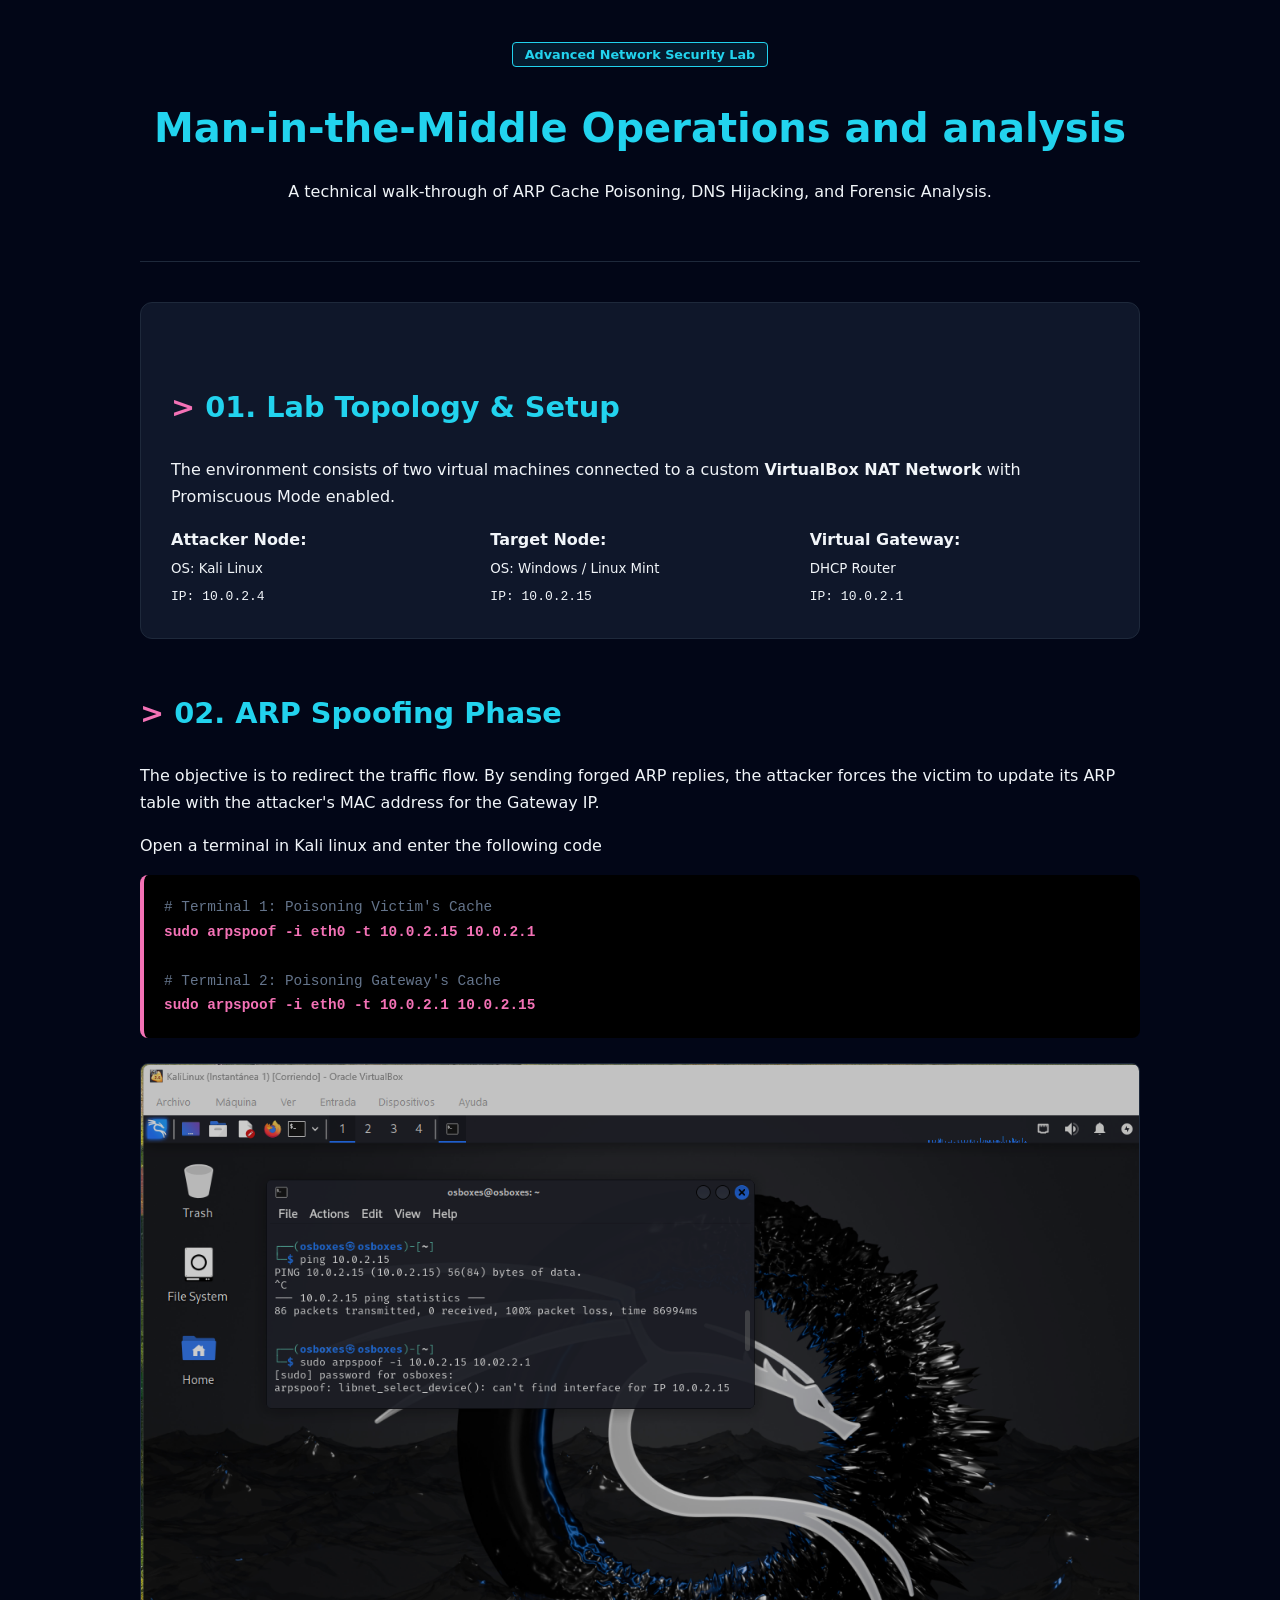
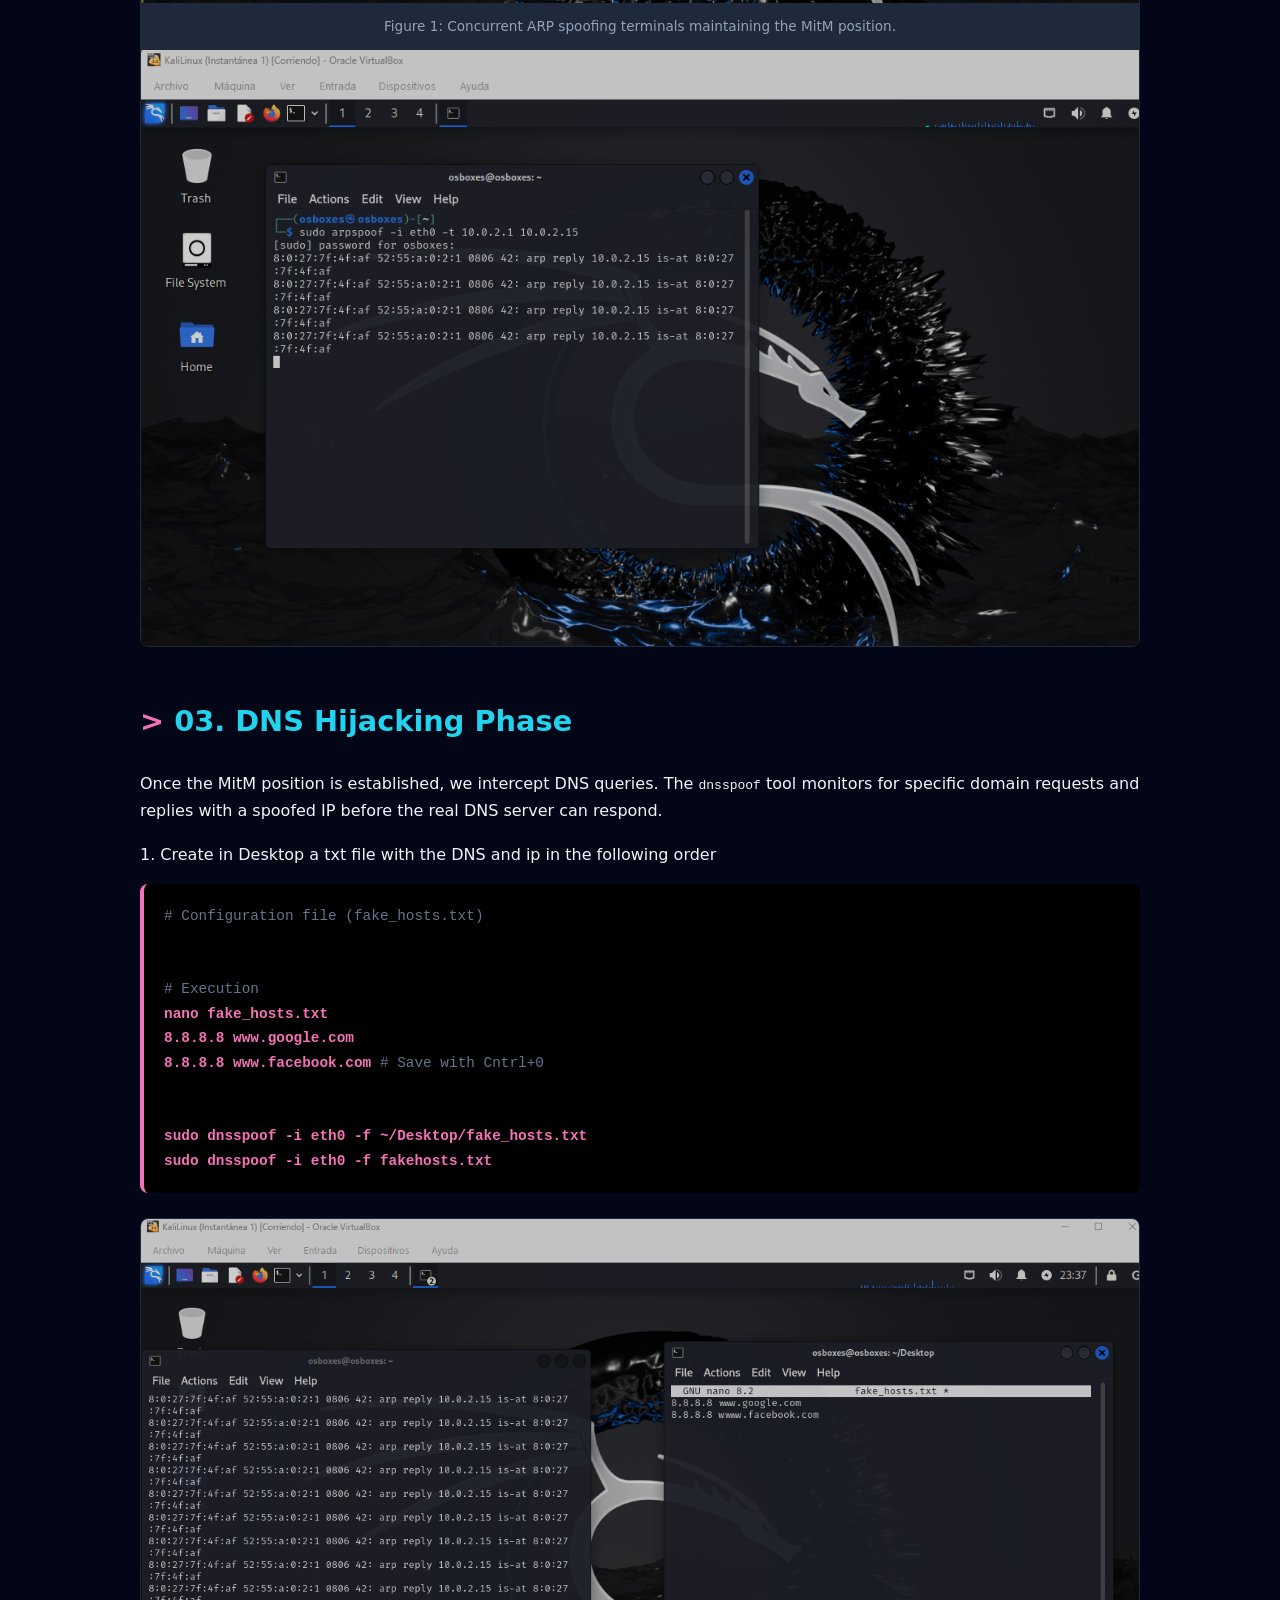
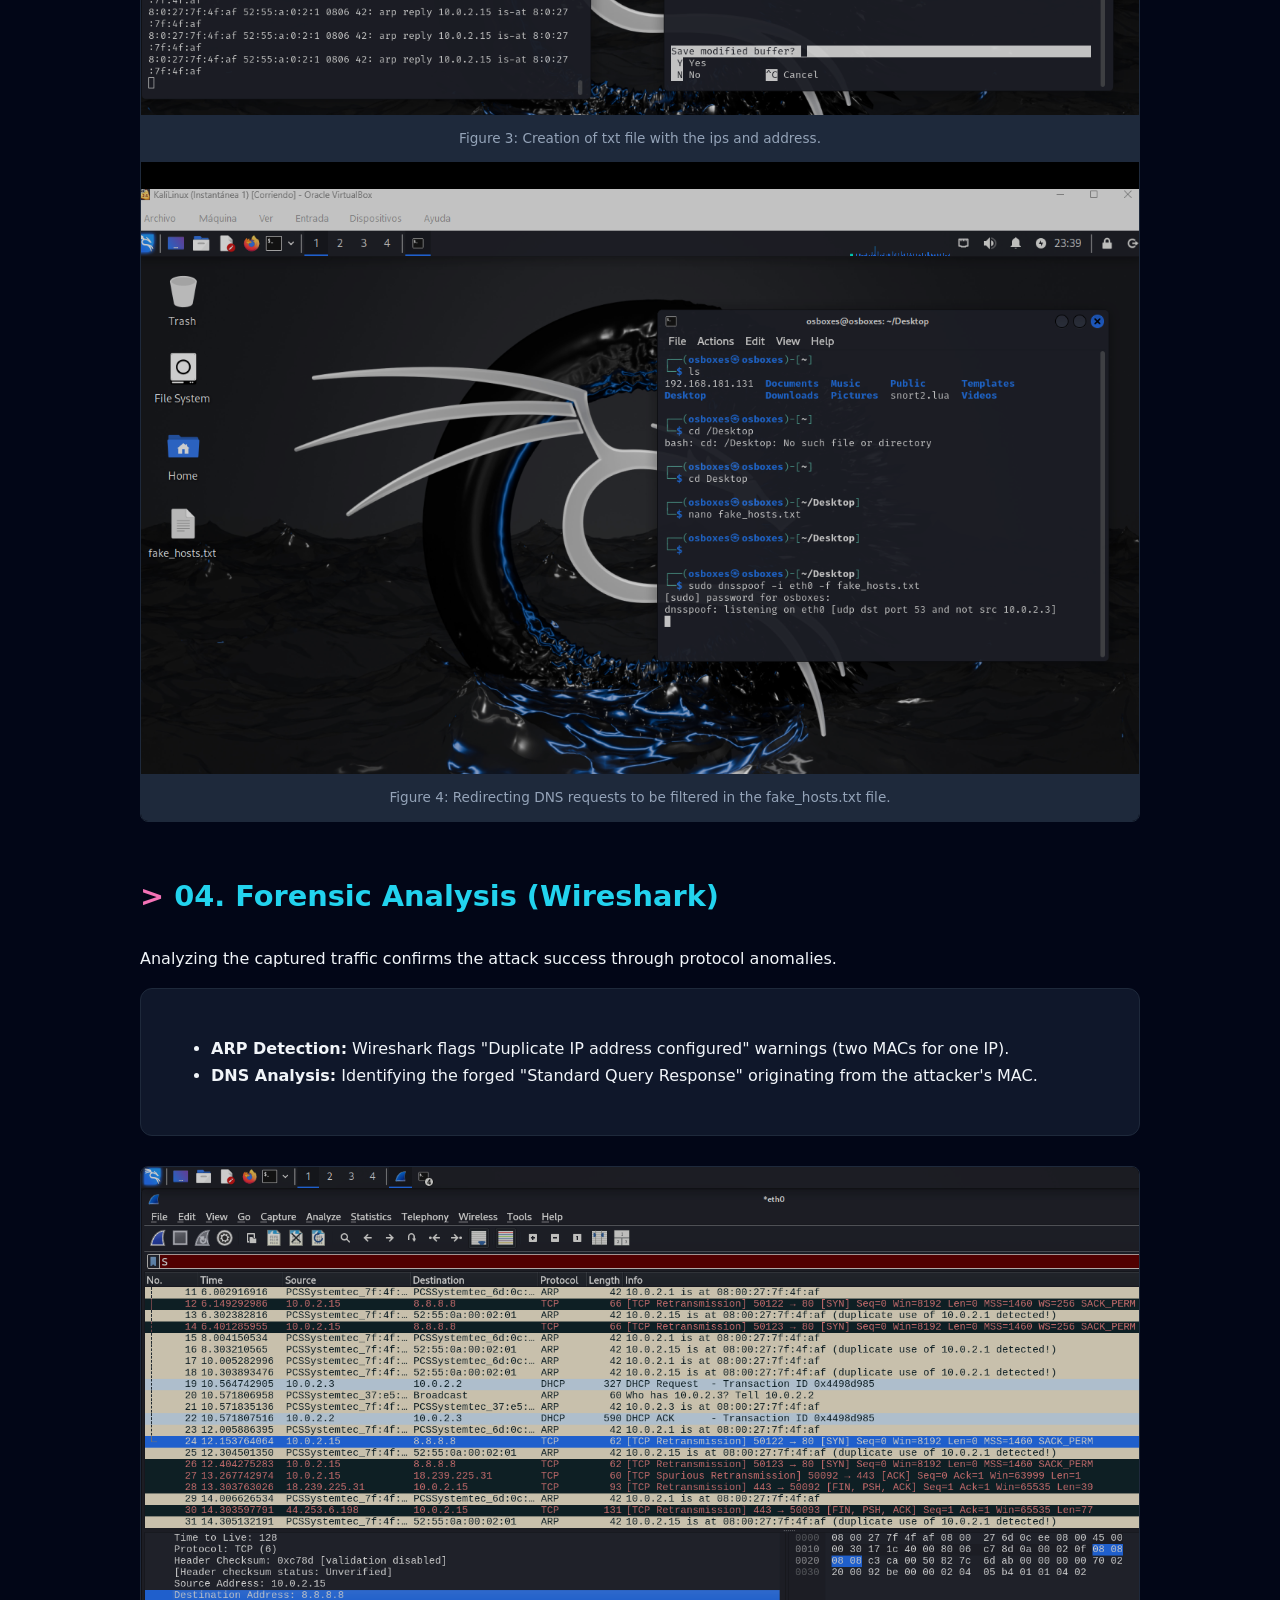
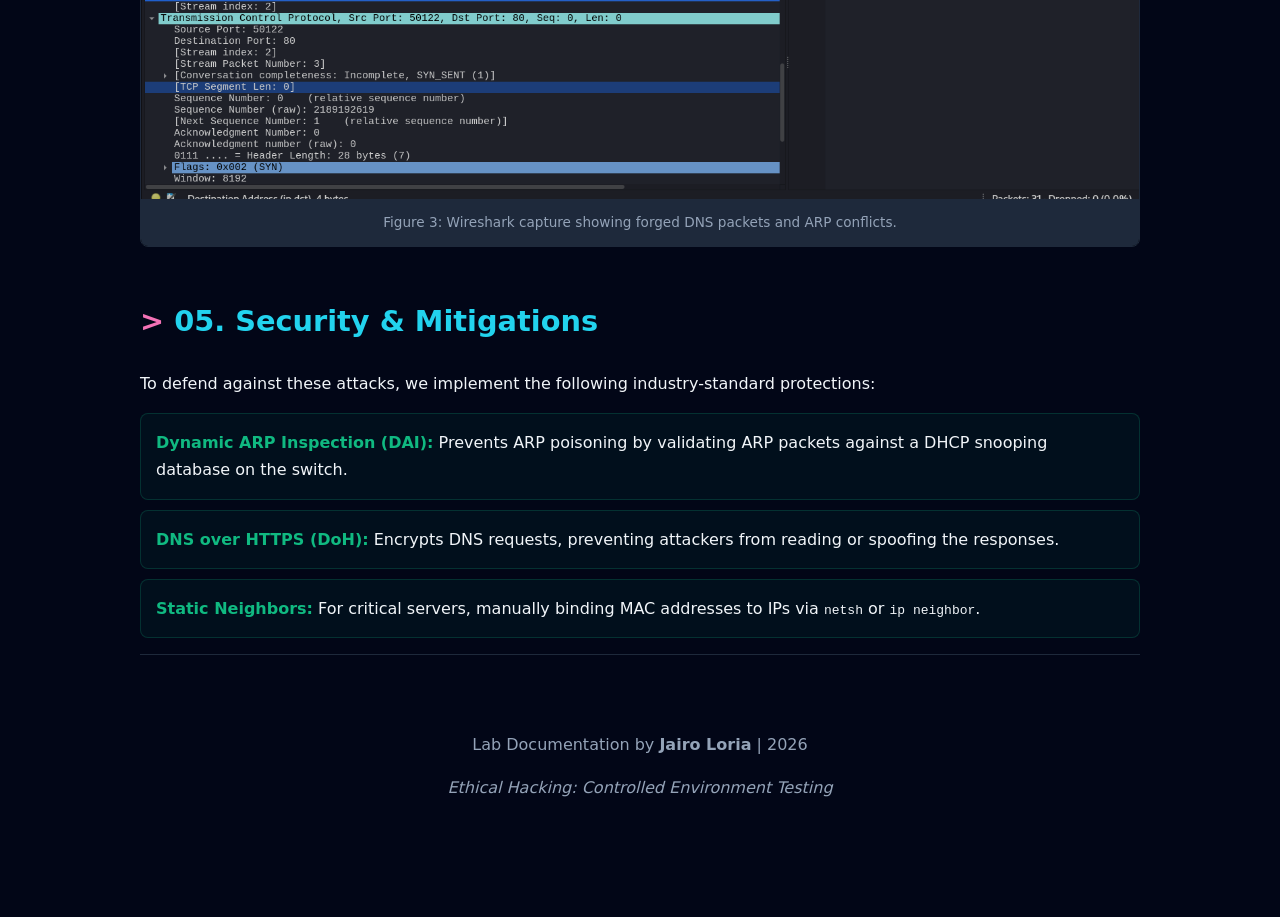
<file: blog/dnsspoof.html>
<!DOCTYPE html>
<html lang="en">
<head>
    <meta charset="UTF-8">
    <meta name="viewport" content="width=device-width, initial-scale=1.0">
    <title>Full MitM Laboratory | Jairo Loria Portfolio</title>
    <style>
        :root {
            --bg-color: #020617;
            --card-bg: #0f172a;
            --border-color: #1e293b;
            --accent-cyan: #22d3ee;
            --accent-pink: #f472b6;
            --text-main: #f1f5f9;
            --text-dim: #94a3b8;
            --success: #10b981;
        }

        body {
            font-family: 'Inter', system-ui, -apple-system, sans-serif;
            background-color: var(--bg-color);
            color: var(--text-main);
            line-height: 1.7;
            margin: 0;
            padding: 0;
        }

        .container {
            max-width: 1000px;
            margin: 0 auto;
            padding: 40px 20px;
        }

        header {
            border-bottom: 1px solid var(--border-color);
            padding-bottom: 40px;
            margin-bottom: 40px;
            text-align: center;
        }

        h1 { font-size: 2.5rem; color: var(--accent-cyan); margin-bottom: 10px; }
        h2 { font-size: 1.8rem; color: var(--accent-cyan); margin-top: 50px; display: flex; align-items: center; }
        h2::before { content: "> "; color: var(--accent-pink); margin-right: 10px; }

        .lab-badge {
            background: rgba(34, 211, 238, 0.1);
            color: var(--accent-cyan);
            padding: 4px 12px;
            border-radius: 4px;
            font-size: 0.8rem;
            font-weight: bold;
            border: 1px solid var(--accent-cyan);
        }

        .card {
            background: var(--card-bg);
            border: 1px solid var(--border-color);
            border-radius: 12px;
            padding: 30px;
            margin-bottom: 30px;
        }

        pre {
            background: #000;
            padding: 20px;
            border-radius: 8px;
            overflow-x: auto;
            border-left: 4px solid var(--accent-pink);
            font-family: 'Fira Code', monospace;
            font-size: 0.9rem;
        }

        .cmd { color: var(--accent-pink); font-weight: bold; }
        .comment { color: #64748b; }

        .screenshot-container {
            margin: 25px 0;
            background: #000;
            border: 1px solid var(--border-color);
            border-radius: 8px;
            overflow: hidden;
        }

        .screenshot-container img {
            width: 100%;
            display: block;
            opacity: 0.8;
            transition: opacity 0.3s;
        }

        .screenshot-container img:hover { opacity: 1; }

        .caption {
            padding: 12px;
            background: var(--border-color);
            color: var(--text-dim);
            font-size: 0.85rem;
            text-align: center;
        }

        .grid-3 {
            display: grid;
            grid-template-columns: repeat(auto-fit, minmax(280px, 1fr));
            gap: 20px;
        }

        .mitigation-list {
            list-style: none;
            padding: 0;
        }

        .mitigation-list li {
            padding: 15px;
            background: rgba(16, 185, 129, 0.05);
            border: 1px solid rgba(16, 185, 129, 0.2);
            margin-bottom: 10px;
            border-radius: 8px;
        }

        .mitigation-list strong { color: var(--success); }

        footer {
            text-align: center;
            padding: 60px 0;
            color: var(--text-dim);
            border-top: 1px solid var(--border-color);
        }
    </style>
</head>
<body>

<div class="container">
    <header>
        <span class="lab-badge">Advanced Network Security Lab</span>
        <h1>Man-in-the-Middle Operations and analysis</h1>
        <p>A technical walk-through of ARP Cache Poisoning, DNS Hijacking, and Forensic Analysis.</p>
    </header>

    <div class="card">
        <h2>01. Lab Topology & Setup</h2>
        <p>The environment consists of two virtual machines connected to a custom <strong>VirtualBox NAT Network</strong> with Promiscuous Mode enabled.</p>
        <div class="grid-3">
            <div>
                <strong>Attacker Node:</strong><br>
                <small>OS: Kali Linux</small><br>
                <code>IP: 10.0.2.4</code>
            </div>
            <div>
                <strong>Target Node:</strong><br>
                <small>OS: Windows / Linux Mint</small><br>
                <code>IP: 10.0.2.15</code>
            </div>
            <div>
                <strong>Virtual Gateway:</strong><br>
                <small>DHCP Router</small><br>
                <code>IP: 10.0.2.1</code>
            </div>
        </div>
    </div>

    <section>
        <h2>02. ARP Spoofing Phase</h2>
        <p>The objective is to redirect the traffic flow. By sending forged ARP replies, the attacker forces the victim to update its ARP table with the attacker's MAC address for the Gateway IP.</p>
        <p>Open a terminal in Kali linux and enter the following code</p>
        <pre><code><span class="comment"># Terminal 1: Poisoning Victim's Cache</span>
<span class="cmd">sudo arpspoof -i eth0 -t 10.0.2.15 10.0.2.1</span>

<span class="comment"># Terminal 2: Poisoning Gateway's Cache</span>
<span class="cmd">sudo arpspoof -i eth0 -t 10.0.2.1 10.0.2.15</span></code></pre>
        
        <div class="screenshot-container">
            <img src="./Files/img/lab2img1.png" alt="ARP Spoofing in action">
            <div class="caption">Figure 1: Concurrent ARP spoofing terminals maintaining the MitM position.</div>
        <img src="./Files/img/lab2img2.png" alt="ARP Spoofing in action">
        </div>
    </section>

    <section>
        <h2>03. DNS Hijacking Phase</h2>
        <p>Once the MitM position is established, we intercept DNS queries. The <code>dnsspoof</code> tool monitors for specific domain requests and replies with a spoofed IP before the real DNS server can respond.</p>
        <p> 1. Create in Desktop a txt file with the DNS and ip in the following order</p>
        <pre><code><span class="comment"># Configuration file (fake_hosts.txt)</span>


<span class="comment"># Execution</span>
<span class="cmd">nano fake_hosts.txt</span></code>
<span class="cmd">8.8.8.8 www.google.com</span></code>
<span class="cmd">8.8.8.8 www.facebook.com</span></code> <span class="comment"># Save with Cntrl+0</span>
<br>
<span class="cmd">sudo dnsspoof -i eth0 -f ~/Desktop/fake_hosts.txt</span></code>
<span class="cmd">sudo dnsspoof -i eth0 -f fakehosts.txt</span></code></pre>

        <div class="screenshot-container">
            <img src="./Files/img/lab2img3.png" alt="DNS Redirection Evidence">
            <div class="caption">Figure 3: Creation of txt file with the ips and address.</div>
        <br>
            <img src="./Files/img/lab2img4.png" alt="DNS Redirection Evidence">
            <div class="caption">Figure 4: Redirecting DNS requests to be filtered in the fake_hosts.txt file.</div>
        </div>
    </section>

    <section>
        <h2>04. Forensic Analysis (Wireshark)</h2>
        <p>Analyzing the captured traffic confirms the attack success through protocol anomalies.</p>
        <div class="card">
            <ul>
                <li><strong>ARP Detection:</strong> Wireshark flags "Duplicate IP address configured" warnings (two MACs for one IP).</li>
                <li><strong>DNS Analysis:</strong> Identifying the forged "Standard Query Response" originating from the attacker's MAC.</li>
            </ul>
        </div>
        
        <div class="screenshot-container">
            <img src="./Files/img/lab2img5.png" alt="Wireshark Capture">
            <div class="caption">Figure 3: Wireshark capture showing forged DNS packets and ARP conflicts.</div>
        </div>
    </section>

    <section class="mitigation-section">
        <h2>05. Security & Mitigations</h2>
        <p>To defend against these attacks, we implement the following industry-standard protections:</p>
        <ul class="mitigation-list">
            <li><strong>Dynamic ARP Inspection (DAI):</strong> Prevents ARP poisoning by validating ARP packets against a DHCP snooping database on the switch.</li>
            <li><strong>DNS over HTTPS (DoH):</strong> Encrypts DNS requests, preventing attackers from reading or spoofing the responses.</li>
            <li><strong>Static Neighbors:</strong> For critical servers, manually binding MAC addresses to IPs via <code>netsh</code> or <code>ip neighbor</code>.</li>
        </ul>
    </section>

    <footer>
        <p>Lab Documentation by <strong>Jairo Loria</strong> | 2026</p>
        <p><em>Ethical Hacking: Controlled Environment Testing</em></p>
    </footer>
</div>

</body>
</html>
</file>
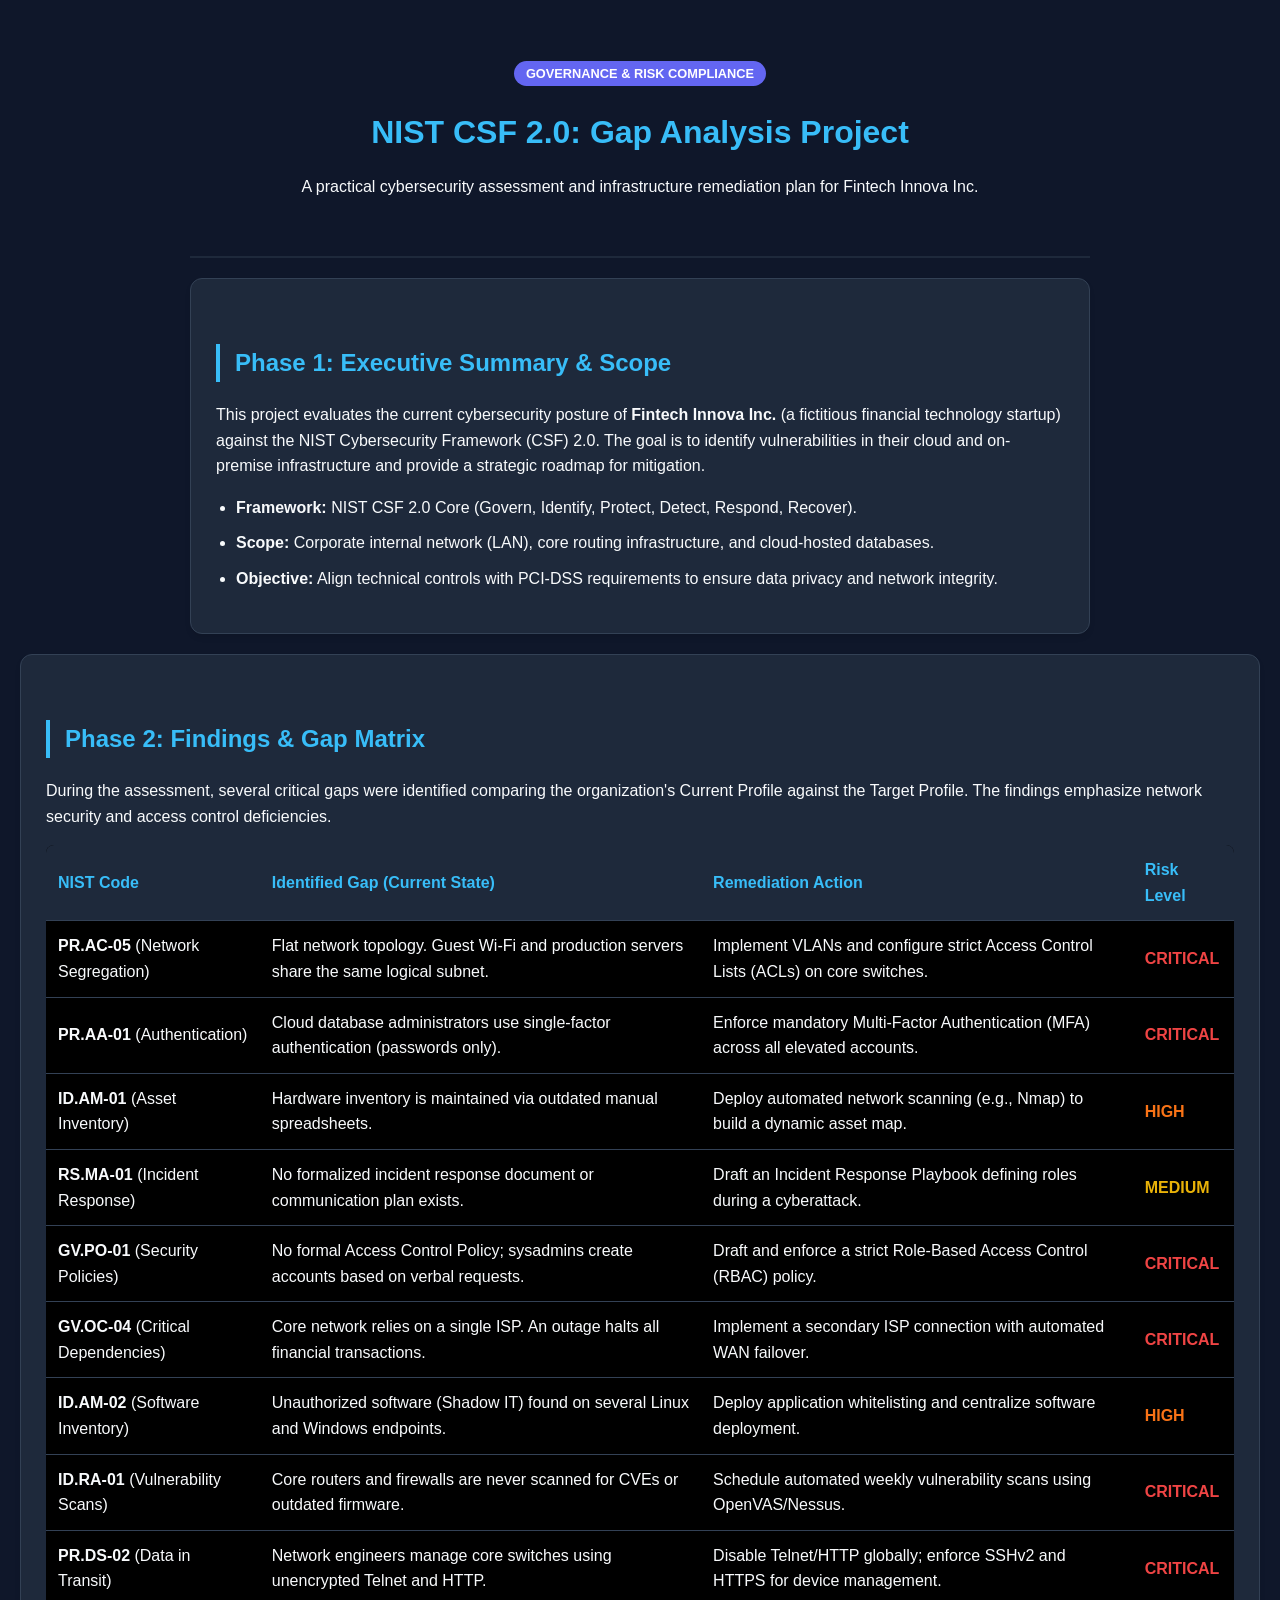
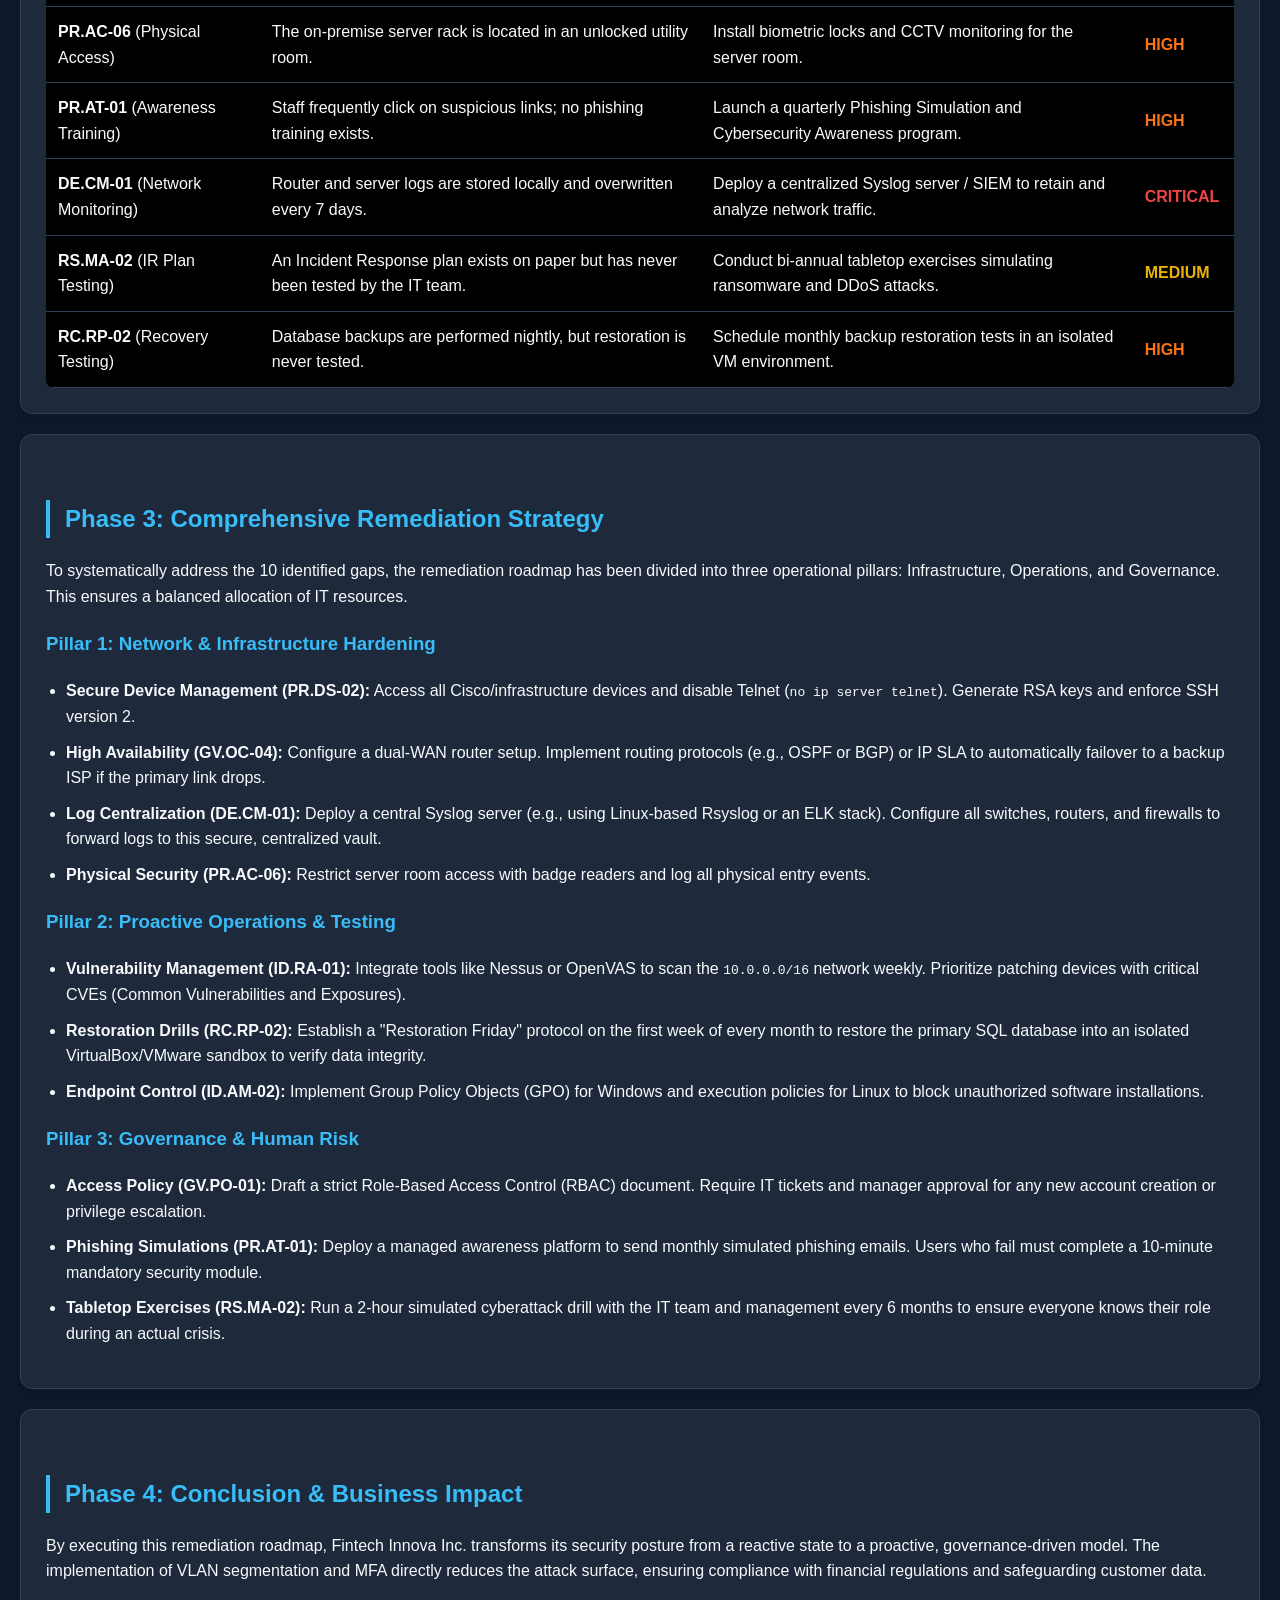
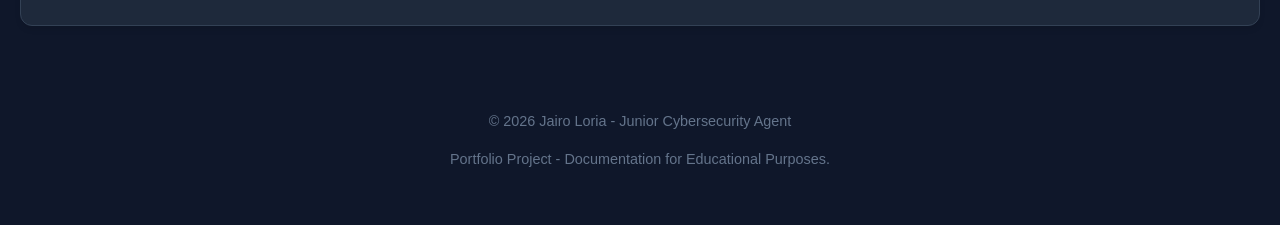
<file: blog/NIST.html>
<!DOCTYPE html>
<html lang="en">
<head>
    <meta charset="UTF-8">
    <meta name="viewport" content="width=device-width, initial-scale=1.0">
    <title>NIST CSF 2.0 Gap Analysis | Jairo Loria</title>
    <style>
        :root {
            --bg-color: #0f172a;
            --card-bg: #1e293b;
            --text-color: #f8fafc;
            --accent-color: #38bdf8;
            --code-bg: #000000;
            --success-color: #22c55e;
            --danger-color: #ef4444;
            --warning-color: #f97316;
            --caution-color: #eab308;
        }

        body {
            font-family: 'Segoe UI', Tahoma, Geneva, Verdana, sans-serif;
            background-color: var(--bg-color);
            color: var(--text-color);
            line-height: 1.6;
            margin: 0;
            padding: 20px;
        }

        .container {
            max-width: 900px;
            margin: 0 auto;
        }

        header {
            text-align: center;
            padding: 40px 0;
            border-bottom: 2px solid var(--card-bg);
        }

        h1 { color: var(--accent-color); margin-bottom: 10px; }
        h2 { color: var(--accent-color); border-left: 4px solid var(--accent-color); padding-left: 15px; margin-top: 40px; }

        .badge {
            background: #6366f1;
            color: white;
            padding: 5px 12px;
            border-radius: 20px;
            font-size: 0.8rem;
            font-weight: bold;
            text-transform: uppercase;
        }

        .step-card {
            background: var(--card-bg);
            padding: 25px;
            border-radius: 12px;
            margin: 20px 0;
            box-shadow: 0 4px 6px -1px rgba(0, 0, 0, 0.1);
            border: 1px solid #334155;
        }

        .instruction-list {
            padding-left: 20px;
        }

        .instruction-list li {
            margin-bottom: 10px;
        }

        .screenshot-placeholder {
            background: #000;
            width: 100%;
            height: 350px;
            display: flex;
            align-items: center;
            justify-content: center;
            border-radius: 8px;
            margin: 20px 0;
            border: 1px solid var(--accent-color);
            color: #64748b;
            font-style: italic;
            overflow: hidden;
        }

        .config-table {
            width: 100%;
            border-collapse: collapse;
            margin-top: 15px;
            background: var(--code-bg);
            border-radius: 8px;
            overflow: hidden;
        }

        .config-table th, .config-table td {
            padding: 12px;
            text-align: left;
            border-bottom: 1px solid #334155;
        }

        .config-table th {
            background: #1e293b;
            color: var(--accent-color);
        }

        .risk-high { color: var(--danger-color); font-weight: bold; }
        .risk-med { color: var(--warning-color); font-weight: bold; }
        .risk-low { color: var(--caution-color); font-weight: bold; }

        footer {
            text-align: center;
            margin-top: 50px;
            padding: 20px;
            font-size: 0.9rem;
            color: #64748b;
        }
    </style>
</head>
<body>

<div class="container">
    <header>
        <span class="badge">Governance & Risk Compliance</span>
        <h1>NIST CSF 2.0: Gap Analysis Project</h1>
        <p>A practical cybersecurity assessment and infrastructure remediation plan for Fintech Innova Inc.</p>
    </header>

    <section class="step-card">
        <h2>Phase 1: Executive Summary & Scope</h2>
        <p>This project evaluates the current cybersecurity posture of <strong>Fintech Innova Inc.</strong> (a fictitious financial technology startup) against the NIST Cybersecurity Framework (CSF) 2.0. The goal is to identify vulnerabilities in their cloud and on-premise infrastructure and provide a strategic roadmap for mitigation.</p>
        <ul class="instruction-list">
            <li><strong>Framework:</strong> NIST CSF 2.0 Core (Govern, Identify, Protect, Detect, Respond, Recover).</li>
            <li><strong>Scope:</strong> Corporate internal network (LAN), core routing infrastructure, and cloud-hosted databases.</li>
            <li><strong>Objective:</strong> Align technical controls with PCI-DSS requirements to ensure data privacy and network integrity.</li>
        </ul>
        
    </div>
    </section>

    <section class="step-card">
        <h2>Phase 2: Findings & Gap Matrix</h2>
        <p>During the assessment, several critical gaps were identified comparing the organization's Current Profile against the Target Profile. The findings emphasize network security and access control deficiencies.</p>
        
        <table class="config-table">
            <tr>
                <th>NIST Code</th>
                <th>Identified Gap (Current State)</th>
                <th>Remediation Action</th>
                <th>Risk Level</th>
            </tr>
            <tr>
                <td><strong>PR.AC-05</strong> (Network Segregation)</td>
                <td>Flat network topology. Guest Wi-Fi and production servers share the same logical subnet.</td>
                <td>Implement VLANs and configure strict Access Control Lists (ACLs) on core switches.</td>
                <td class="risk-high">CRITICAL</td>
            </tr>
            <tr>
                <td><strong>PR.AA-01</strong> (Authentication)</td>
                <td>Cloud database administrators use single-factor authentication (passwords only).</td>
                <td>Enforce mandatory Multi-Factor Authentication (MFA) across all elevated accounts.</td>
                <td class="risk-high">CRITICAL</td>
            </tr>
            <tr>
                <td><strong>ID.AM-01</strong> (Asset Inventory)</td>
                <td>Hardware inventory is maintained via outdated manual spreadsheets.</td>
                <td>Deploy automated network scanning (e.g., Nmap) to build a dynamic asset map.</td>
                <td class="risk-med">HIGH</td>
            </tr>
            <tr>
                <td><strong>RS.MA-01</strong> (Incident Response)</td>
                <td>No formalized incident response document or communication plan exists.</td>
                <td>Draft an Incident Response Playbook defining roles during a cyberattack.</td>
                <td class="risk-low">MEDIUM</td>
            </tr>
            <!-- GOVERN (GV) & IDENTIFY (ID) -->
            <tr>
                <td><strong>GV.PO-01</strong> (Security Policies)</td>
                <td>No formal Access Control Policy; sysadmins create accounts based on verbal requests.</td>
                <td>Draft and enforce a strict Role-Based Access Control (RBAC) policy.</td>
                <td class="risk-high">CRITICAL</td>
            </tr>
            <tr>
                <td><strong>GV.OC-04</strong> (Critical Dependencies)</td>
                <td>Core network relies on a single ISP. An outage halts all financial transactions.</td>
                <td>Implement a secondary ISP connection with automated WAN failover.</td>
                <td class="risk-high">CRITICAL</td>
            </tr>
            <tr>
                <td><strong>ID.AM-02</strong> (Software Inventory)</td>
                <td>Unauthorized software (Shadow IT) found on several Linux and Windows endpoints.</td>
                <td>Deploy application whitelisting and centralize software deployment.</td>
                <td class="risk-med">HIGH</td>
            </tr>
            <tr>
                <td><strong>ID.RA-01</strong> (Vulnerability Scans)</td>
                <td>Core routers and firewalls are never scanned for CVEs or outdated firmware.</td>
                <td>Schedule automated weekly vulnerability scans using OpenVAS/Nessus.</td>
                <td class="risk-high">CRITICAL</td>
            </tr>

            <!-- PROTECT (PR) & DETECT (DE) -->
            <tr>
                <td><strong>PR.DS-02</strong> (Data in Transit)</td>
                <td>Network engineers manage core switches using unencrypted Telnet and HTTP.</td>
                <td>Disable Telnet/HTTP globally; enforce SSHv2 and HTTPS for device management.</td>
                <td class="risk-high">CRITICAL</td>
            </tr>
            <tr>
                <td><strong>PR.AC-06</strong> (Physical Access)</td>
                <td>The on-premise server rack is located in an unlocked utility room.</td>
                <td>Install biometric locks and CCTV monitoring for the server room.</td>
                <td class="risk-med">HIGH</td>
            </tr>
            <tr>
                <td><strong>PR.AT-01</strong> (Awareness Training)</td>
                <td>Staff frequently click on suspicious links; no phishing training exists.</td>
                <td>Launch a quarterly Phishing Simulation and Cybersecurity Awareness program.</td>
                <td class="risk-med">HIGH</td>
            </tr>
            <tr>
                <td><strong>DE.CM-01</strong> (Network Monitoring)</td>
                <td>Router and server logs are stored locally and overwritten every 7 days.</td>
                <td>Deploy a centralized Syslog server / SIEM to retain and analyze network traffic.</td>
                <td class="risk-high">CRITICAL</td>
            </tr>

            <!-- RESPOND (RS) & RECOVER (RC) -->
            <tr>
                <td><strong>RS.MA-02</strong> (IR Plan Testing)</td>
                <td>An Incident Response plan exists on paper but has never been tested by the IT team.</td>
                <td>Conduct bi-annual tabletop exercises simulating ransomware and DDoS attacks.</td>
                <td class="risk-low">MEDIUM</td>
            </tr>
            <tr>
                <td><strong>RC.RP-02</strong> (Recovery Testing)</td>
                <td>Database backups are performed nightly, but restoration is never tested.</td>
                <td>Schedule monthly backup restoration tests in an isolated VM environment.</td>
                <td class="risk-med">HIGH</td>
            </tr>
        </table>
    </section>

    
        <section class="step-card">
        <h2>Phase 3: Comprehensive Remediation Strategy</h2>
        <p>To systematically address the 10 identified gaps, the remediation roadmap has been divided into three operational pillars: Infrastructure, Operations, and Governance. This ensures a balanced allocation of IT resources.</p>
        
        <h3 style="color: var(--accent-color); margin-top: 20px;">Pillar 1: Network & Infrastructure Hardening</h3>
        <ul class="instruction-list">
            <li><strong>Secure Device Management (PR.DS-02):</strong> Access all Cisco/infrastructure devices and disable Telnet (<code>no ip server telnet</code>). Generate RSA keys and enforce SSH version 2.</li>
            <li><strong>High Availability (GV.OC-04):</strong> Configure a dual-WAN router setup. Implement routing protocols (e.g., OSPF or BGP) or IP SLA to automatically failover to a backup ISP if the primary link drops.</li>
            <li><strong>Log Centralization (DE.CM-01):</strong> Deploy a central Syslog server (e.g., using Linux-based Rsyslog or an ELK stack). Configure all switches, routers, and firewalls to forward logs to this secure, centralized vault.</li>
            <li><strong>Physical Security (PR.AC-06):</strong> Restrict server room access with badge readers and log all physical entry events.</li>
        </ul>

        <h3 style="color: var(--accent-color); margin-top: 20px;">Pillar 2: Proactive Operations & Testing</h3>
        <ul class="instruction-list">
            <li><strong>Vulnerability Management (ID.RA-01):</strong> Integrate tools like Nessus or OpenVAS to scan the <code>10.0.0.0/16</code> network weekly. Prioritize patching devices with critical CVEs (Common Vulnerabilities and Exposures).</li>
            <li><strong>Restoration Drills (RC.RP-02):</strong> Establish a "Restoration Friday" protocol on the first week of every month to restore the primary SQL database into an isolated VirtualBox/VMware sandbox to verify data integrity.</li>
            <li><strong>Endpoint Control (ID.AM-02):</strong> Implement Group Policy Objects (GPO) for Windows and execution policies for Linux to block unauthorized software installations.</li>
        </ul>

        <h3 style="color: var(--accent-color); margin-top: 20px;">Pillar 3: Governance & Human Risk</h3>
        <ul class="instruction-list">
            <li><strong>Access Policy (GV.PO-01):</strong> Draft a strict Role-Based Access Control (RBAC) document. Require IT tickets and manager approval for any new account creation or privilege escalation.</li>
            <li><strong>Phishing Simulations (PR.AT-01):</strong> Deploy a managed awareness platform to send monthly simulated phishing emails. Users who fail must complete a 10-minute mandatory security module.</li>
            <li><strong>Tabletop Exercises (RS.MA-02):</strong> Run a 2-hour simulated cyberattack drill with the IT team and management every 6 months to ensure everyone knows their role during an actual crisis.</li>
        </ul>

        
            <!-- Sugerencia: Coloca aquí un diagrama de Gantt o una imagen que muestre el Syslog/monitoreo de red -->
            
        </div>
    </section>
    </section>

    <section class="step-card">
        <h2>Phase 4: Conclusion & Business Impact</h2>
        <p>By executing this remediation roadmap, Fintech Innova Inc. transforms its security posture from a reactive state to a proactive, governance-driven model. The implementation of VLAN segmentation and MFA directly reduces the attack surface, ensuring compliance with financial regulations and safeguarding customer data.</p>
    </section>

    <footer>
        <p>&copy; 2026 Jairo Loria - Junior Cybersecurity Agent</p>
        <p>Portfolio Project - Documentation for Educational Purposes.</p>
    </footer>
</div>

</body>
</html>
</file>
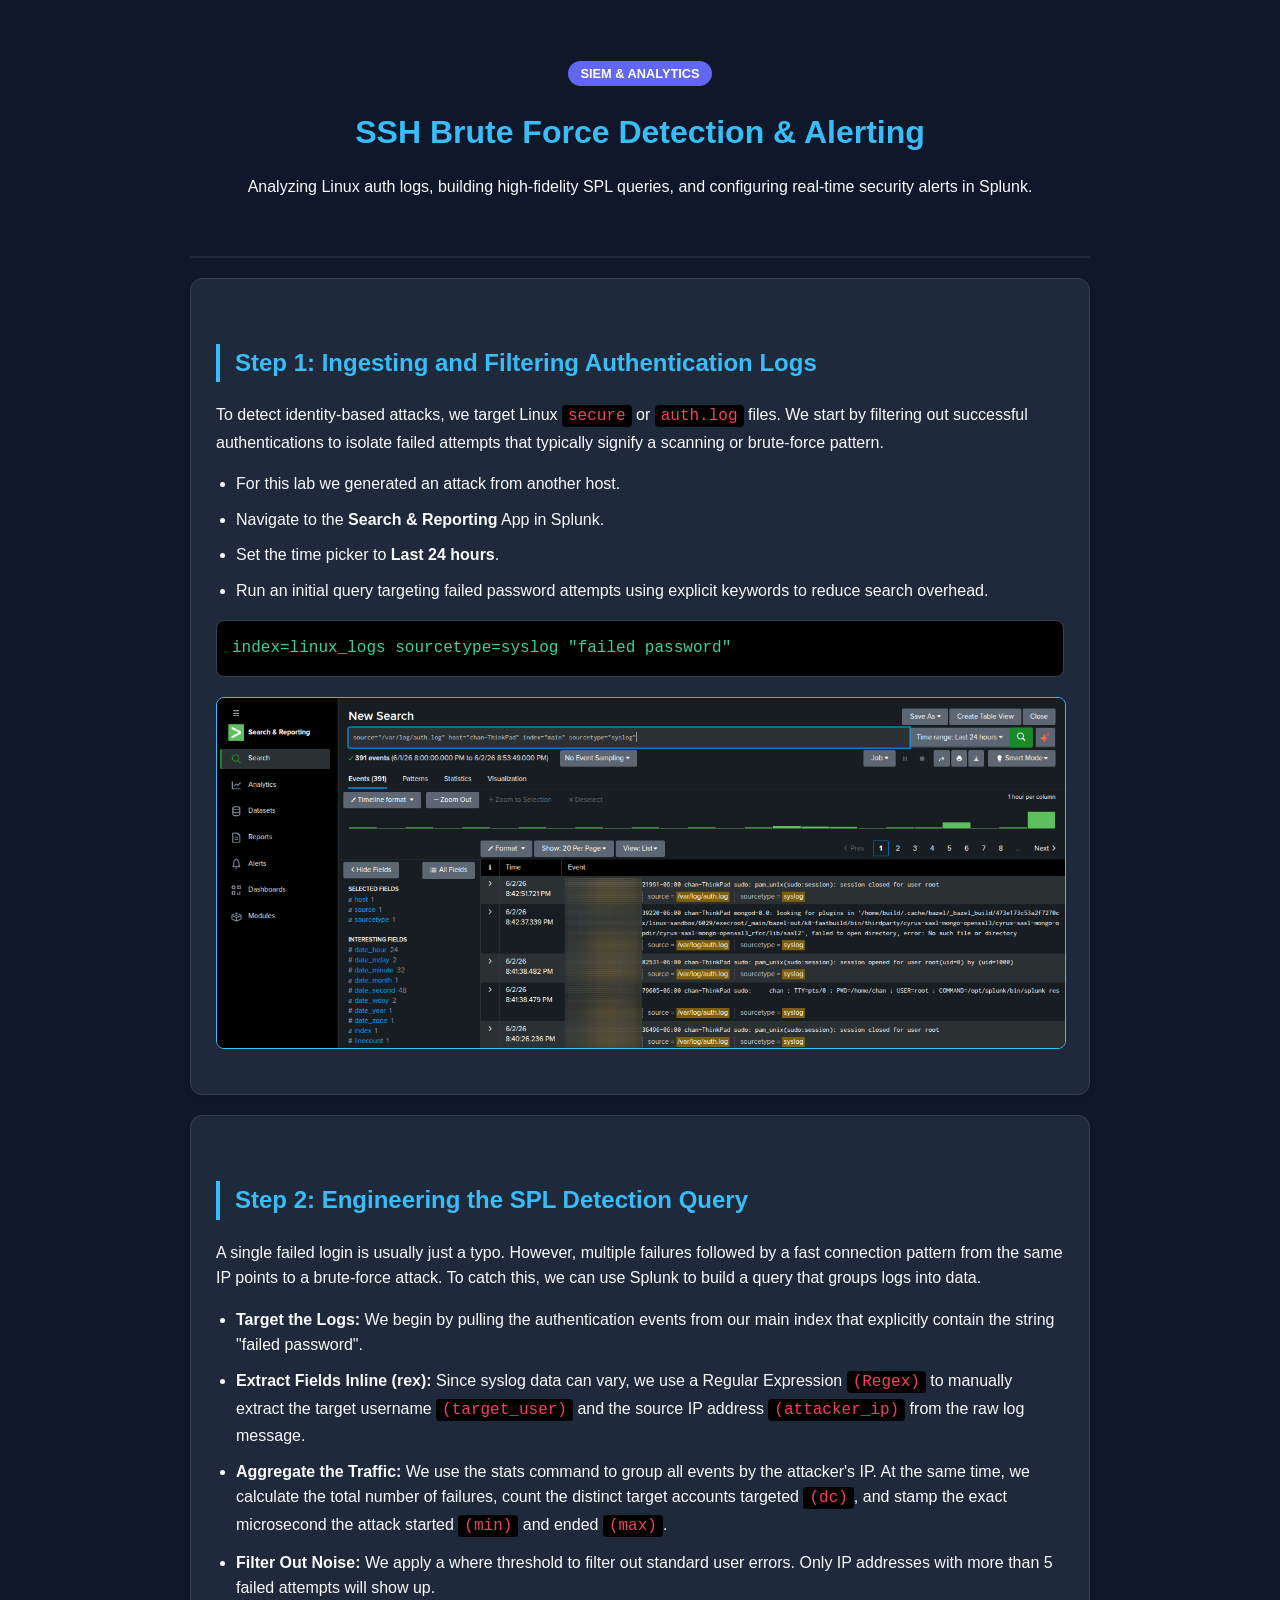
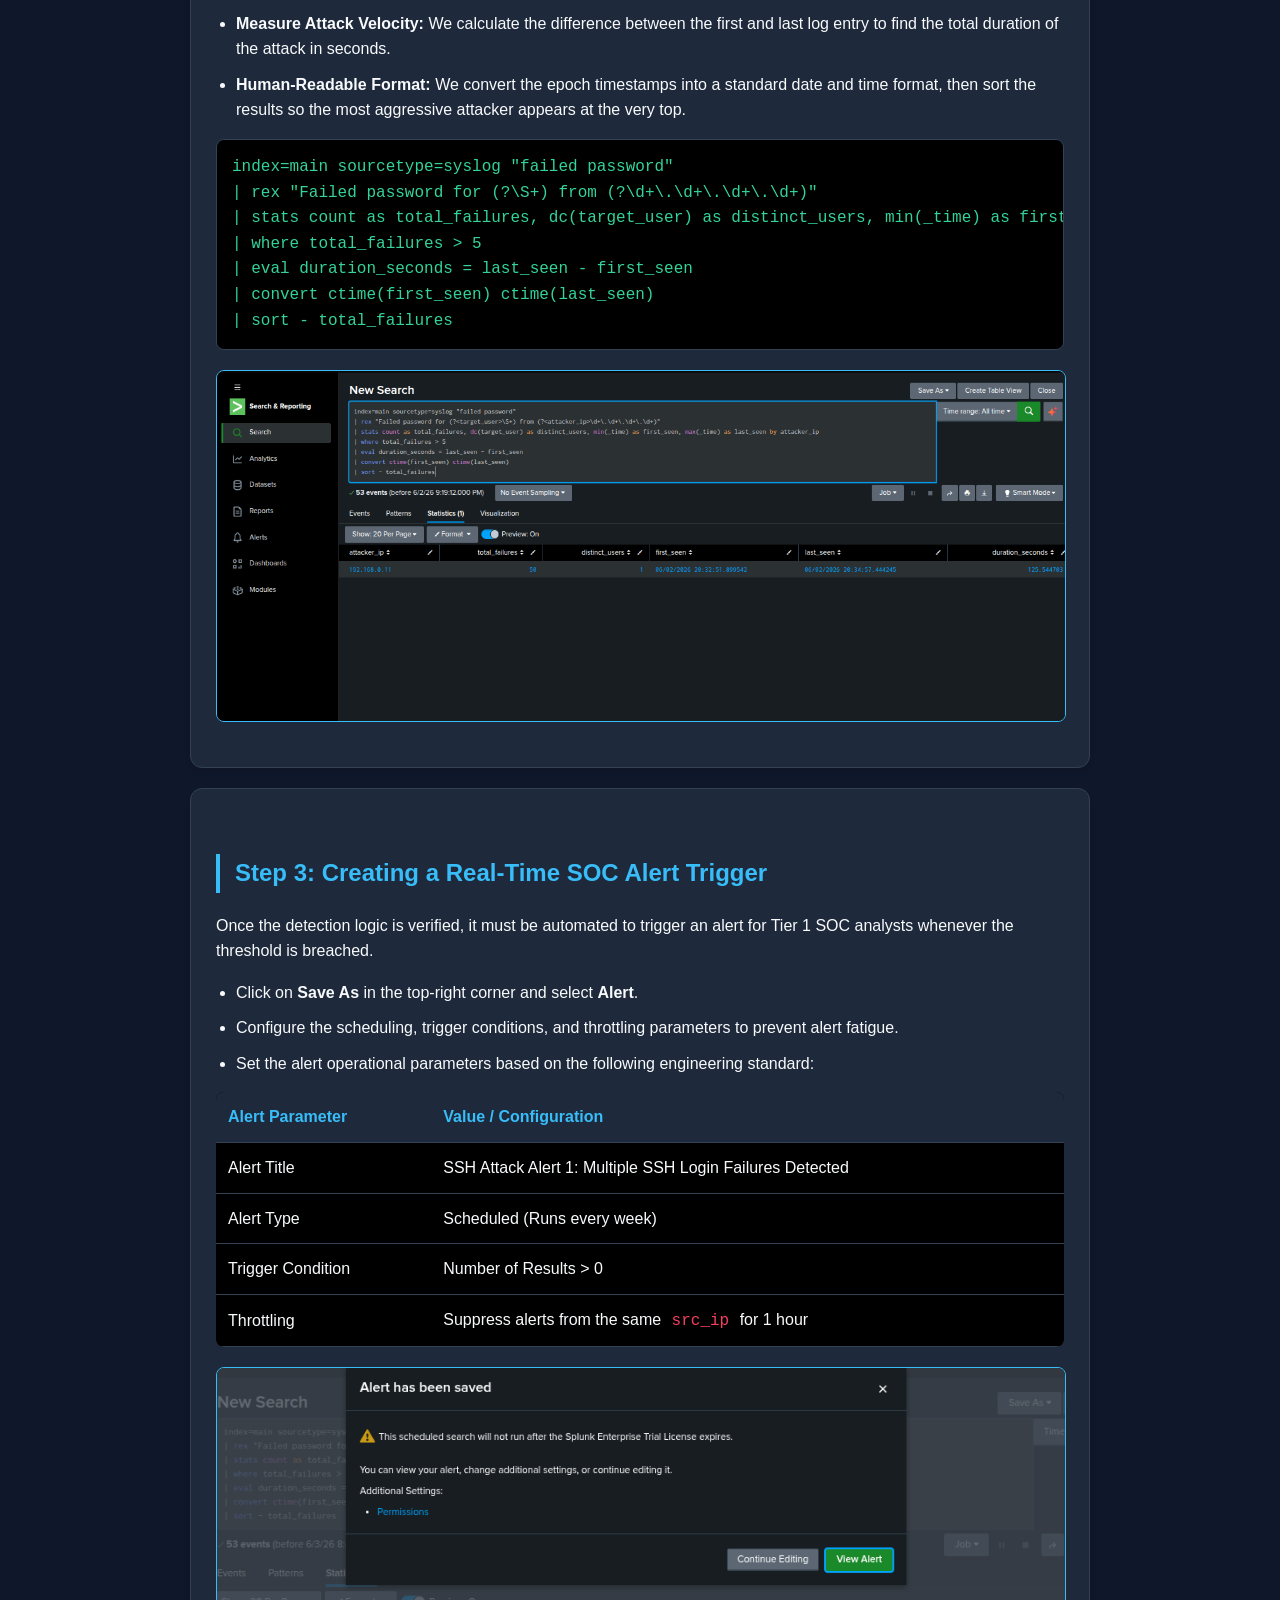
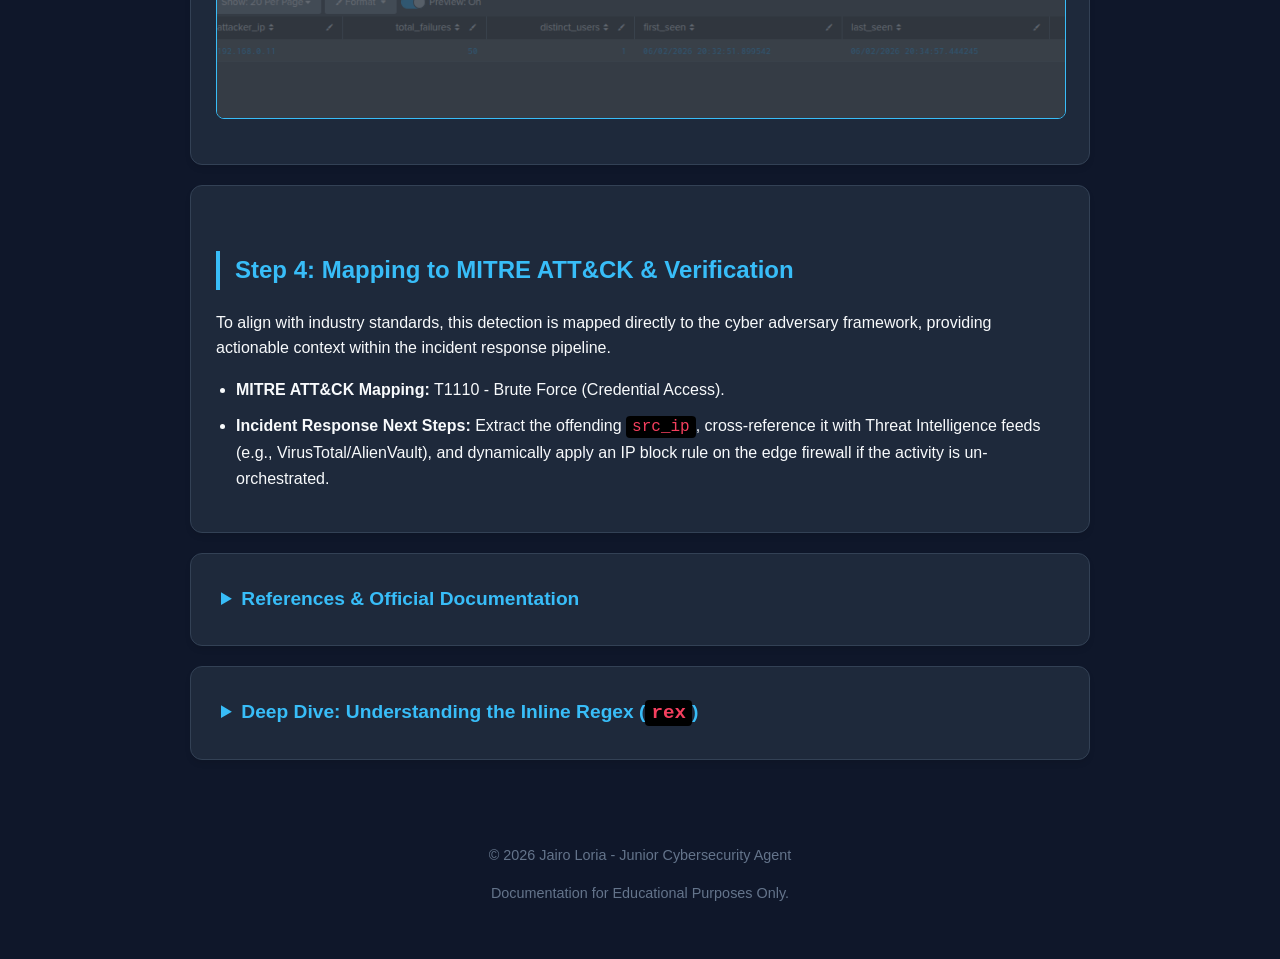
<file: blog/splunklab1.html>
<!DOCTYPE html>
<html lang="en">
<head>
    <meta charset="UTF-8">
    <meta name="viewport" content="width=device-width, initial-scale=1.0">
    <title>SIEM Lab: Brute Force Detection with Splunk | Jairo Loria</title>
    <style>
        :root {
            --bg-color: #0f172a;
            --card-bg: #1e293b;
            --text-color: #f8fafc;
            --accent-color: #38bdf8;
            --code-bg: #000000;
            --success-color: #22c55e;
        }

        body {
            font-family: 'Segoe UI', Tahoma, Geneva, Verdana, sans-serif;
            background-color: var(--bg-color);
            color: var(--text-color);
            line-height: 1.6;
            margin: 0;
            padding: 20px;
        }

        .container {
            max-width: 900px;
            margin: 0 auto;
        }

        header {
            text-align: center;
            padding: 40px 0;
            border-bottom: 2px solid var(--card-bg);
        }

        h1 { color: var(--accent-color); margin-bottom: 10px; }
        h2 { color: var(--accent-color); border-left: 4px solid var(--accent-color); padding-left: 15px; margin-top: 40px; }

        .badge {
            background: #6366f1;
            color: white;
            padding: 5px 12px;
            border-radius: 20px;
            font-size: 0.8rem;
            font-weight: bold;
            text-transform: uppercase;
        }

        .step-card {
            background: var(--card-bg);
            padding: 25px;
            border-radius: 12px;
            margin: 20px 0;
            box-shadow: 0 4px 6px -1px rgba(0, 0, 0, 0.1);
            border: 1px solid #334155;
        }

        .instruction-list {
            padding-left: 20px;
        }

        .instruction-list li {
            margin-bottom: 10px;
        }

        .screenshot-placeholder {
            background: #000;
            width: 100%;
            height: 350px;
            display: flex;
            align-items: center;
            justify-content: center;
            border-radius: 8px;
            margin: 20px 0;
            border: 1px solid var(--accent-color);
            color: #64748b;
            font-style: italic;
            overflow: hidden;
        }

        .screenshot-placeholder img {
            width: 100%;
            height: 100%;
            object-fit: cover;
        }

        .config-table {
            width: 100%;
            border-collapse: collapse;
            margin-top: 15px;
            background: var(--code-bg);
            border-radius: 8px;
            overflow: hidden;
        }

        .config-table th, .config-table td {
            padding: 12px;
            text-align: left;
            border-bottom: 1px solid #334155;
        }

        .config-table th {
            background: #1e293b;
            color: var(--accent-color);
        }

        code {
            background-color: var(--code-bg);
            padding: 2px 6px;
            border-radius: 4px;
            color: #f43f5e;
            font-family: 'Courier New', Courier, monospace;
        }

        pre {
            background: var(--code-bg);
            padding: 15px;
            border-radius: 8px;
            border: 1px solid #334155;
            overflow-x: auto;
            color: #34d399;
            font-family: 'Courier New', Courier, monospace;
        }

        footer {
            text-align: center;
            margin-top: 50px;
            padding: 20px;
            font-size: 0.9rem;
            color: #64748b;
        }
    </style>
</head>
<body>

<div class="container">
    <header>
        <span class="badge">SIEM & Analytics</span>
        <h1>SSH Brute Force Detection & Alerting</h1>
        <p>Analyzing Linux auth logs, building high-fidelity SPL queries, and configuring real-time security alerts in Splunk.</p>
    </header>

    <section class="step-card">
        <h2>Step 1: Ingesting and Filtering Authentication Logs</h2>
        <p>To detect identity-based attacks, we target Linux <code>secure</code> or <code>auth.log</code> files. We start by filtering out successful authentications to isolate failed attempts that typically signify a scanning or brute-force pattern.</p>
        <ul class="instruction-list">
            <li>For this lab we generated an attack from another host.</li>
            <li>Navigate to the <strong>Search & Reporting</strong> App in Splunk.</li>
            <li>Set the time picker to <strong>Last 24 hours</strong>.</li>
            <li>Run an initial query targeting failed password attempts using explicit keywords to reduce search overhead.</li>
        </ul>
        
        <pre>index=linux_logs sourcetype=syslog "failed password"</pre>

        <div class="screenshot-placeholder">
            <!-- Replace with your screenshot showing the search results of failed logons -->
            <img src="./Files/img/splunklab1.png" alt="Splunk initial log filtering screenshot">
        </div>
    </section>

    <section class="step-card">
        <h2>Step 2: Engineering the SPL Detection Query</h2>
        <p>A single failed login is usually just a typo. However, 
            multiple failures followed by a fast connection pattern 
            from the same IP points to a brute-force attack. 
            To catch this, we can use Splunk to build a query that 
            groups logs into data.</p>
        
        <ul class="instruction-list">
            <li><strong>Target the Logs:</strong> We begin by pulling 
                the authentication events from our main 
                index that explicitly contain the string 
                "failed password".</li>
            <li><strong>Extract Fields Inline (rex):</strong> Since syslog 
                data can vary, we use a Regular Expression 
                <code>(Regex)</code> to manually extract the target username 
                <code>(target_user)</code> and the source IP address 
                <code>(attacker_ip)</code> from the raw log message.</li>
           <li><strong>Aggregate the Traffic:</strong> We use the stats command to group all events by the attacker's IP. At the same time, we calculate the total number of failures, count the distinct target accounts targeted <code>(dc)</code>, and stamp the exact microsecond the attack started <code>(min)</code> and ended <code>(max)</code>.</li>
               <li><strong>Filter Out Noise:</strong> We apply a where threshold to filter out standard user errors. Only IP addresses with more than 5 failed attempts will show up.
</li>
<li><strong>Measure Attack Velocity:</strong> We calculate the difference between the first and last log entry to find the total duration of the attack in seconds.
</li>
<li><strong>Human-Readable Format:</strong> We convert the epoch timestamps into a standard date and time format, then sort the results so the most aggressive attacker appears at the very top.
          </li>
        </ul>

        <pre>index=main sourcetype=syslog "failed password"
| rex "Failed password for (?<target_user>\S+) from (?<attacker_ip>\d+\.\d+\.\d+\.\d+)"
| stats count as total_failures, dc(target_user) as distinct_users, min(_time) as first_seen, max(_time) as last_seen by attacker_ip
| where total_failures > 5
| eval duration_seconds = last_seen - first_seen
| convert ctime(first_seen) ctime(last_seen)
| sort - total_failures</pre>

        <div class="screenshot-placeholder">
            <!-- Replace with your screenshot showing the statistics table output -->
            <img src="./Files/img/splunklab2.png" alt="Splunk SPL statistical aggregation screenshot">
        </div>
    </section>

    <section class="step-card">
        <h2>Step 3: Creating a Real-Time SOC Alert Trigger</h2>
        <p>Once the detection logic is verified, it must be automated to trigger an alert for Tier 1 SOC analysts whenever the threshold is breached.</p>
        <ul class="instruction-list">
            <li>Click on <strong>Save As</strong> in the top-right corner and select <strong>Alert</strong>.</li>
            <li>Configure the scheduling, trigger conditions, and throttling parameters to prevent alert fatigue.</li>
            <li>Set the alert operational parameters based on the following engineering standard:</li>
        </ul>
        
        <table class="config-table">
            <tr>
                <th>Alert Parameter</th>
                <th>Value / Configuration</th>
            </tr>
            <tr>
                <td>Alert Title</td>
                <td>SSH Attack Alert 1: Multiple SSH Login Failures Detected</td>
            </tr>
            <tr>
                <td>Alert Type</td>
                <td>Scheduled (Runs every week)</td>
            </tr>
            <tr>
                <td>Trigger Condition</td>
                <td>Number of Results > 0</td>
            </tr>
            <tr>
                <td>Throttling</td>
                <td>Suppress alerts from the same <code>src_ip</code> for 1 hour</td>
            </tr>
        </table>

        <div class="screenshot-placeholder">
            <!-- Replace with your screenshot of the Splunk Alert configuration pop-up -->
            <img src="./Files/img/splunklab3.png" alt="Splunk Alert configuration screen">
        </div>
    </section>

    <section class="step-card">
        <h2>Step 4: Mapping to MITRE ATT&CK & Verification</h2>
        <p>To align with industry standards, this detection is mapped directly to the cyber adversary framework, providing actionable context within the incident response pipeline.</p>
        <ul class="instruction-list">
            <li><strong>MITRE ATT&CK Mapping:</strong> T1110 - Brute Force (Credential Access).</li>
            <li><strong>Incident Response Next Steps:</strong> Extract the offending <code>src_ip</code>, cross-reference it with Threat Intelligence feeds (e.g., VirusTotal/AlienVault), and dynamically apply an IP block rule on the edge firewall if the activity is un-orchestrated.</li>
        </ul>
    </section>

    <!-------referencias -------->
    <section class="step-card">
        <details class="docs-dropdown">
            <summary class="dropdown-title">References & Official Documentation</summary>
            <div class="dropdown-content">
                <p>To implement this detection logic, the following official Splunk documentation and resources were utilized for engineering the SPL query and understanding core log analytics architecture:</p>
                
                <ul class="instruction-list">
                    <li>
                        <strong><a href="https://docs.splunk.com/Documentation/Splunk/latest/SearchReference/Stats" target="_blank" style="color: var(--accent-color); text-decoration: none;">Splunk Search Reference: Stats Command</a></strong>
                        <br><span style="color: #64748b; font-size: 0.9rem;">Explains statistical aggregation functions used to calculate total incident volume (<code>count</code>) and tracking unique targeted accounts using Distinct Count (<code>dc</code>).</span>
                    </li>
                    <li style="margin-top: 15px;">
                        <strong><a href="https://docs.splunk.com/Documentation/Splunk/latest/SearchReference/Rex" target="_blank" style="color: var(--accent-color); text-decoration: none;">Splunk Search Reference: Rex Command</a></strong>
                        <br><span style="color: #64748b; font-size: 0.9rem;">Details the implementation of inline Regular Expressions (Regex) to manually parse, extract, and isolate custom fields like <code>attacker_ip</code> and <code>target_user</code> from raw syslog streams.</span>
                    </li>
                    <li style="margin-top: 15px;">
                        <strong><a href="https://docs.splunk.com/Documentation/Splunk/latest/SearchReference/Eval" target="_blank" style="color: var(--accent-color); text-decoration: none;">Splunk Search Reference: Eval Command</a></strong>
                        <br><span style="color: #64748b; font-size: 0.9rem;">Provides the mechanics for executing mathematical operations on chronological event data (<code>last_seen - first_seen</code>) to accurately measure threat velocity in seconds.</span>
                    </li>
                    <li style="margin-top: 15px;">
                        <strong><a href="https://docs.splunk.com/Documentation/Splunk/latest/Search/AbouttheSplunksearchlanguage" target="_blank" style="color: var(--accent-color); text-decoration: none;">Splunk Search Manual: About Search Processing Language (SPL)</a></strong>
                        <br><span style="color: #64748b; font-size: 0.9rem;">Core framework reference covering standard data filtering rules, dataset sorting structures, and the functional behavior of sequential piping (<code>|</code>).</span>
                    </li>
                </ul>
            </div>
        </details>
    </section>


    

    <style>
        .docs-dropdown summary {
            font-size: 1.2rem;
            font-weight: bold;
            color: var(--accent-color);
            cursor: pointer;
            outline: none;
            user-select: none;
            padding: 5px;
        }
        
        .docs-dropdown summary:hover {
            color: #6366f1; /* Subtle purple hover effect matching your badge */
        }

        .dropdown-content {
            margin-top: 15px;
            padding-top: 15px;
            border-top: 1px solid #334155;
        }
        
        .dropdown-content a:hover {
            text-decoration: underline !important;
        }
    </style>


<section class="step-card">
        <details class="regex-dropdown">
            <summary class="dropdown-title">Deep Dive: Understanding the Inline Regex (<code>rex</code>)</summary>
            <div class="dropdown-content">
                <p>When automated field extraction is not available for custom syslog formats, security analysts implement inline Regular Expressions (Regex) using the <code>rex</code> command to parse security events in real-time. Here is the technical breakdown of the extraction pattern utilized in this lab:</p>
                
                <table class="config-table">
                    <tr>
                        <th>Regex Token</th>
                        <th>Technical Purpose & Behavior</th>
                    </tr>
                    <tr>
                        <td><code>Failed password for </code></td>
                        <td>Literal string anchor. Instructs the engine to locate the exact starting point of a failed authentication event.</td>
                    </tr>
                    <tr>
                        <td><code>(?&lt;target_user&gt;\S+)</code></td>
                        <td>Creates a dynamic field named <code>target_user</code>. The <code>\S+</code> token matches one or more non-whitespace characters, efficiently isolating the targeted username (e.g., <i>root</i>, <i>admin</i>) until the next space.</td>
                    </tr>
                    <tr>
                        <td><code> from </code></td>
                        <td>Literal string anchor used to transition between the compromised username data and network network layer telemetry.</td>
                    </tr>
                    <tr>
                        <td><code>(?&lt;attacker_ip&gt;\d+\.\d+\.\d+\.\d+)</code></td>
                        <td>Creates a dynamic field named <code>attacker_ip</code>. The <code>\d+</code> token matches numeric digits, while <code>\.</code> escapes the literal dot character. This strictly matches standard IPv4 structures (e.g., <i>192.168.0.11</i>).</td>
                    </tr>
                </table>
            </div>
        </details>
    </section>

    <style>
        .regex-dropdown summary {
            font-size: 1.2rem;
            font-weight: bold;
            color: var(--accent-color);
            cursor: pointer;
            outline: none;
            user-select: none;
            padding: 5px;
        }
        
        .regex-dropdown summary:hover {
            color: #6366f1; /* Subtle purple hover effect matching your design system */
        }

        .dropdown-content {
            margin-top: 15px;
            padding-top: 15px;
            border-top: 1px solid #334155;
        }
    </style>


    <footer>
        <p>&copy; 2026 Jairo Loria - Junior Cybersecurity Agent</p>
        <p>Documentation for Educational Purposes Only.</p>
    </footer>
</div>

</body>
</html>
</file>
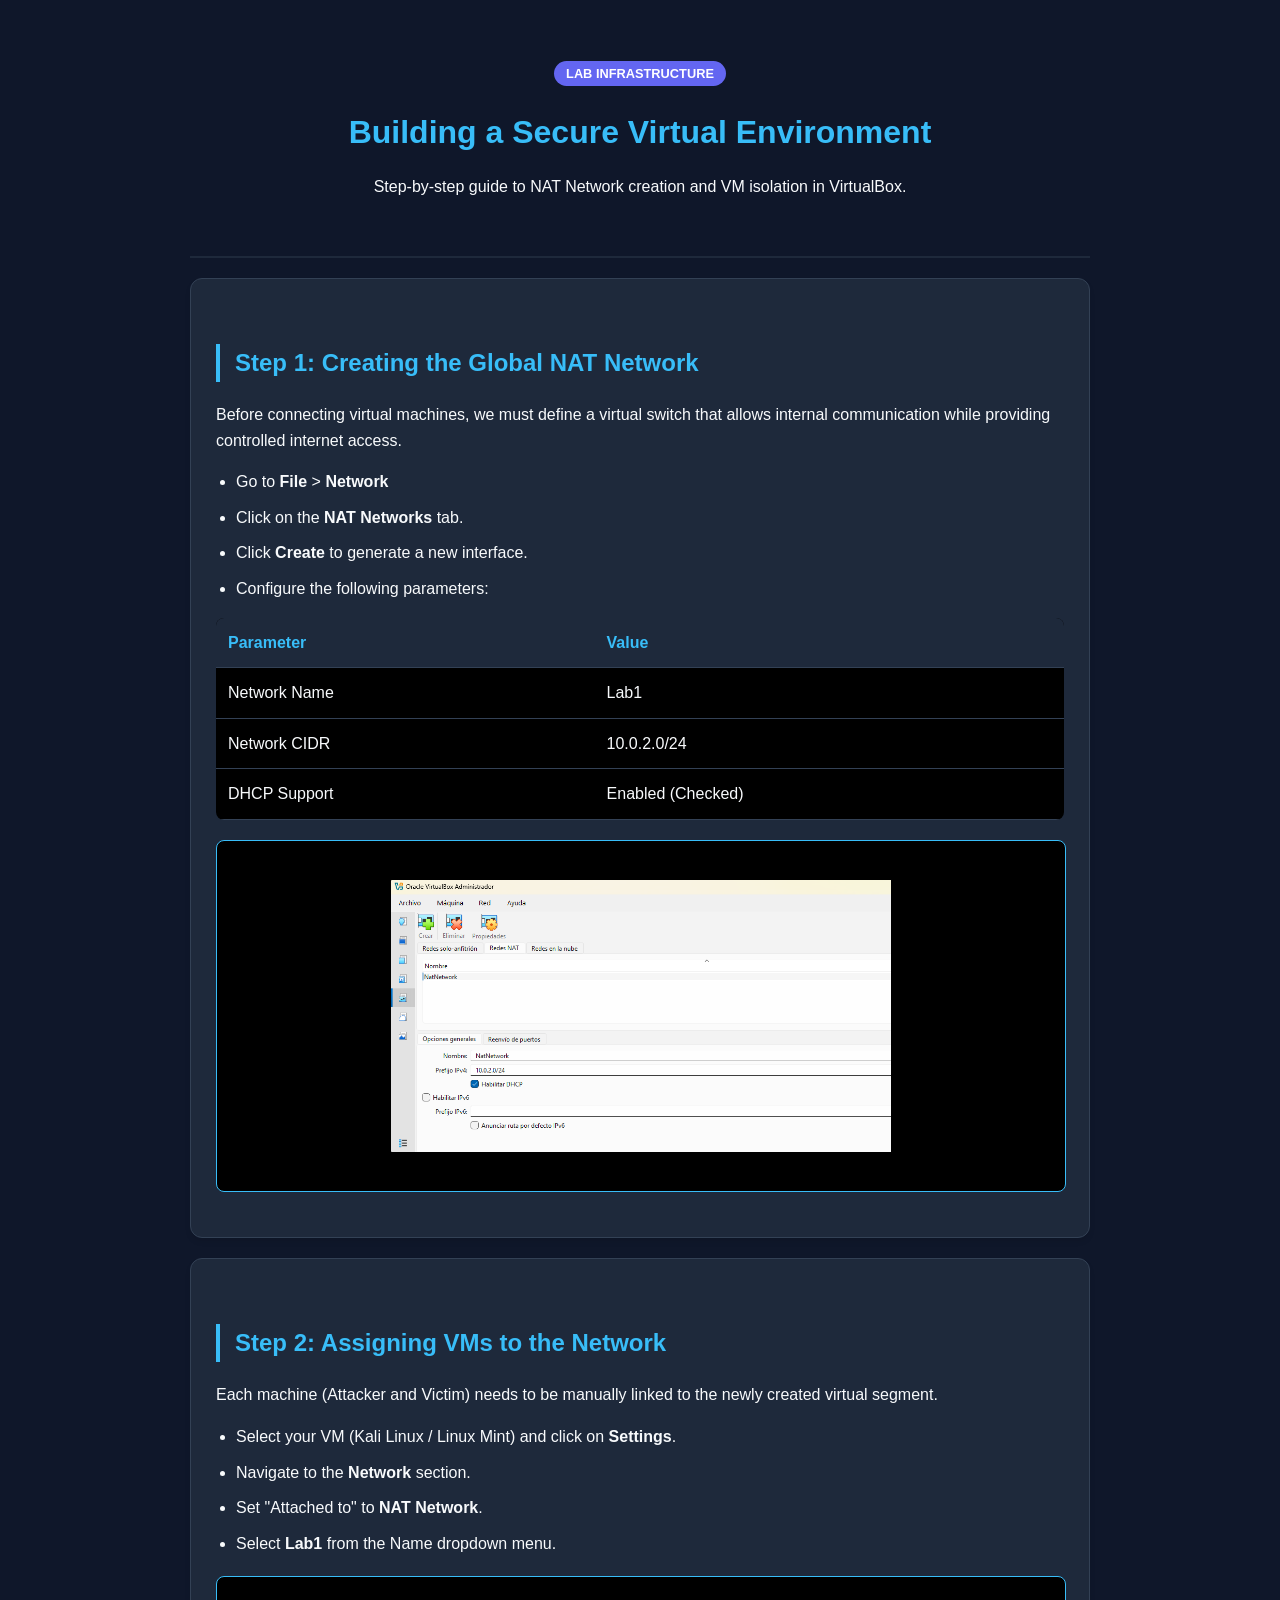
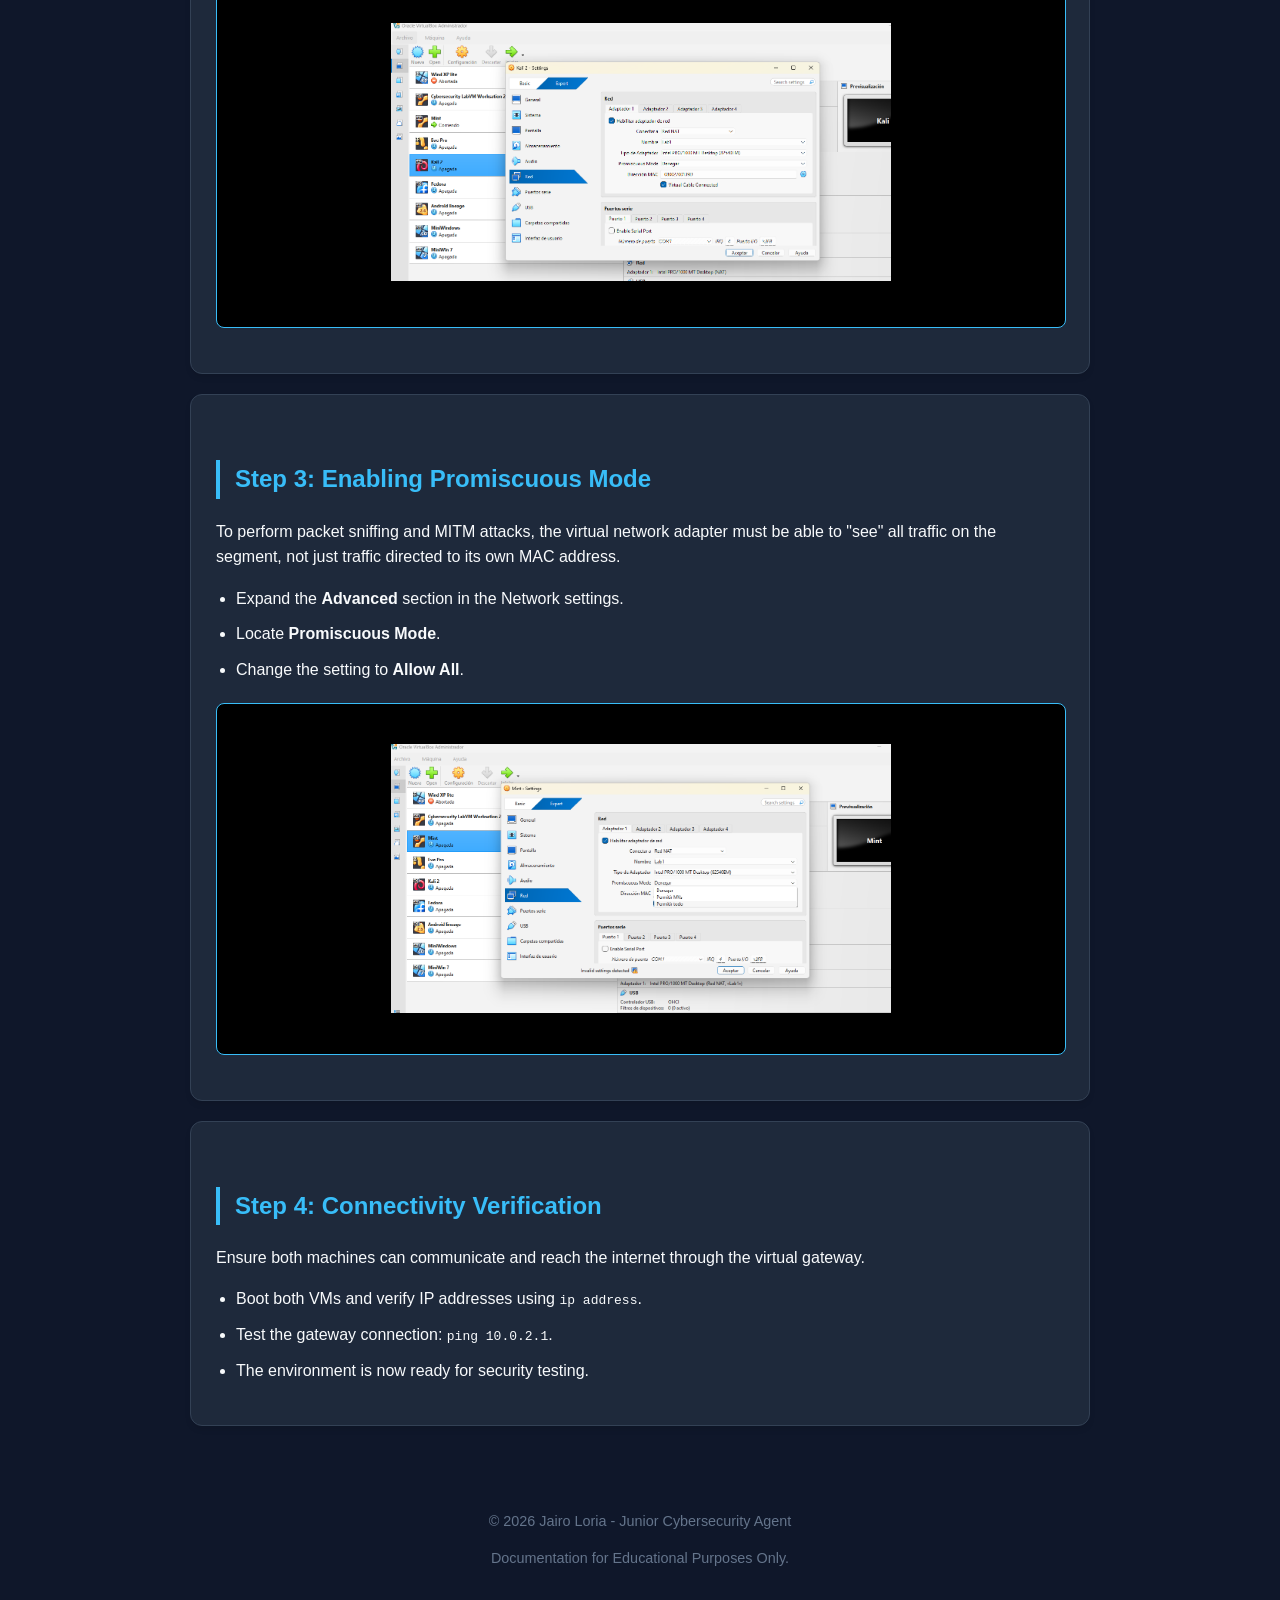
<file: blog/virtualnetwork.html>
<!DOCTYPE html>
<html lang="en">
<head>
    <meta charset="UTF-8">
    <meta name="viewport" content="width=device-width, initial-scale=1.0">
    <title>Lab Setup: NAT Network Configuration | Jairo Loria</title>
    <style>
        :root {
            --bg-color: #0f172a;
            --card-bg: #1e293b;
            --text-color: #f8fafc;
            --accent-color: #38bdf8;
            --code-bg: #000000;
            --success-color: #22c55e;
        }

        body {
            font-family: 'Segoe UI', Tahoma, Geneva, Verdana, sans-serif;
            background-color: var(--bg-color);
            color: var(--text-color);
            line-height: 1.6;
            margin: 0;
            padding: 20px;
        }

        .container {
            max-width: 900px;
            margin: 0 auto;
        }

        header {
            text-align: center;
            padding: 40px 0;
            border-bottom: 2px solid var(--card-bg);
        }

        h1 { color: var(--accent-color); margin-bottom: 10px; }
        h2 { color: var(--accent-color); border-left: 4px solid var(--accent-color); padding-left: 15px; margin-top: 40px; }

        .badge {
            background: #6366f1;
            color: white;
            padding: 5px 12px;
            border-radius: 20px;
            font-size: 0.8rem;
            font-weight: bold;
            text-transform: uppercase;
        }

        .step-card {
            background: var(--card-bg);
            padding: 25px;
            border-radius: 12px;
            margin: 20px 0;
            box-shadow: 0 4px 6px -1px rgba(0, 0, 0, 0.1);
            border: 1px solid #334155;
        }

        .instruction-list {
            padding-left: 20px;
        }

        .instruction-list li {
            margin-bottom: 10px;
        }

        .screenshot-placeholder {
            background: #000;
            width: 100%;
            height: 350px;
            display: flex;
            align-items: center;
            justify-content: center;
            border-radius: 8px;
            margin: 20px 0;
            border: 1px solid var(--accent-color);
            color: #64748b;
            font-style: italic;
        }

        .config-table {
            width: 100%;
            border-collapse: collapse;
            margin-top: 15px;
            background: var(--code-bg);
            border-radius: 8px;
            overflow: hidden;
        }

        .config-table th, .config-table td {
            padding: 12px;
            text-align: left;
            border-bottom: 1px solid #334155;
        }

        .config-table th {
            background: #1e293b;
            color: var(--accent-color);
        }

        footer {
            text-align: center;
            margin-top: 50px;
            padding: 20px;
            font-size: 0.9rem;
            color: #64748b;
        }
    </style>
</head>
<body>

<div class="container">
    <header>
        <span class="badge">Lab Infrastructure</span>
        <h1>Building a Secure Virtual Environment</h1>
        <p>Step-by-step guide to NAT Network creation and VM isolation in VirtualBox.</p>
    </header>

    <section class="step-card">
        <h2>Step 1: Creating the Global NAT Network</h2>
        <p>Before connecting virtual machines, we must define a virtual switch that allows internal communication while providing controlled internet access.</p>
        <ul class="instruction-list">
            <li>Go to <strong>File</strong> > <strong>Network </strong> </li>
            <li>Click on the <strong>NAT Networks</strong> tab.</li>
            <li>Click <strong>Create</strong> to generate a new interface.</li>
            <li>Configure the following parameters:</li>
        </ul>
        
        <table class="config-table">
            <tr>
                <th>Parameter</th>
                <th>Value</th>
            </tr>
            <tr>
                <td>Network Name</td>
                <td>Lab1</td>
            </tr>
            <tr>
                <td>Network CIDR</td>
                <td>10.0.2.0/24</td>
            </tr>
            <tr>
                <td>DHCP Support</td>
                <td>Enabled (Checked)</td>
            </tr>
        </table>

        <div class="screenshot-placeholder">
            
        <img src="./Files/img/lab1img1.png" alt="Descripción de la imagen" width="500">
        </div>
    </section>

    <section class="step-card">
        <h2>Step 2: Assigning VMs to the Network</h2>
        <p>Each machine (Attacker and Victim) needs to be manually linked to the newly created virtual segment.</p>
        <ul class="instruction-list">
            <li>Select your VM (Kali Linux / Linux Mint) and click on <strong>Settings</strong>.</li>
            <li>Navigate to the <strong>Network</strong> section.</li>
            <li>Set "Attached to" to <strong>NAT Network</strong>.</li>
            <li>Select <strong>Lab1</strong> from the Name dropdown menu.</li>
        </ul>
        <div class="screenshot-placeholder">
            
            <img src="./Files/img/lab1img2.png" alt="Descripción de la imagen" width="500">
        </div>
    </section>

    <section class="step-card">
        <h2>Step 3: Enabling Promiscuous Mode</h2>
        <p>To perform packet sniffing and MITM attacks, the virtual network adapter must be able to "see" all traffic on the segment, not just traffic directed to its own MAC address.</p>
        <ul class="instruction-list">
            <li>Expand the <strong>Advanced</strong> section in the Network settings.</li>
            <li>Locate <strong>Promiscuous Mode</strong>.</li>
            <li>Change the setting to <strong>Allow All</strong>.</li>
        </ul>
        <div class="screenshot-placeholder">
            <img src="./Files/img/lab1img3.png" alt="Descripción de la imagen" width="500">
        </div>
    </section>

    <section class="step-card">
        <h2>Step 4: Connectivity Verification</h2>
        <p>Ensure both machines can communicate and reach the internet through the virtual gateway.</p>
        <ul class="instruction-list">
            <li>Boot both VMs and verify IP addresses using <code>ip address</code>.</li>
            <li>Test the gateway connection: <code>ping 10.0.2.1</code>.</li>
            <li>The environment is now ready for security testing.</li>
        </ul>
    </section>

    <footer>
        <p>&copy; 2026 Jairo Loria - Junior Cybersecurity Agent</p>
        <p>Documentation for Educational Purposes Only.</p>
    </footer>
</div>

</body>
</html>
</file>
